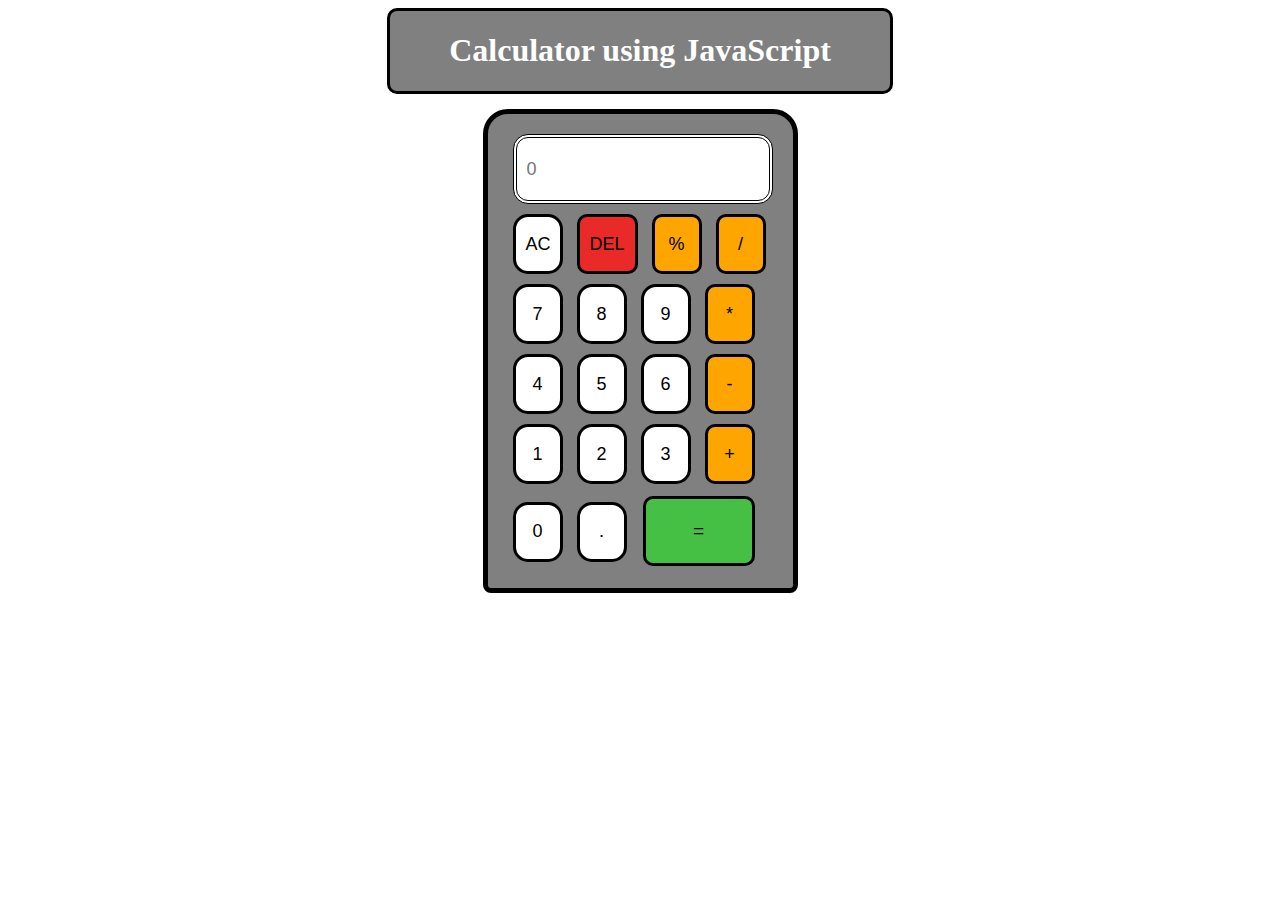
<file: Calc-1/index.html>
<html>
    <head>
        <title>calculator</title>
         <link rel="stylesheet" href="./styles.css">
    </head>
    <body>
        <div class="heading"><h1>Calculator using JavaScript</h1></div>
            <div class="formstyle">
                    <input type="text" placeholder="0" id="output-screen" disabled>
                    <button onclick="clearAll()">AC</button>
                    <button id="clear" onclick="del()">DEL</button>
                    <button id="mod" class="spcl_btn" onclick="display('%')">%</button>
                    <button id="div" class="spcl_btn" onclick="display('/')">/</button>
                    <button onclick="display('7')">7</button>
                    <button onclick="display('8')">8</button>
                    <button onclick="display('9')">9</button>
                    <button id="mul" class="spcl_btn" onclick="display('*')">*</button>
                    <button onclick="display('4')">4</button>
                    <button onclick="display('5')">5</button>
                    <button onclick="display('6')">6</button>
                    <button id="sub" class="spcl_btn" onclick="display('-')">-</button>
                    <button onclick="display('1')">1</button>
                    <button onclick="display('2')">2</button>
                    <button onclick="display('3')">3</button>
                    <button id="add" class="spcl_btn" onclick="display('+')">+</button>
                    <button onclick="display('0')">0</button>
                    <button onclick="display('.')">.</button>
                    <button id="equal_to" onclick="calculate('=')">=</button>
                
            </div>
            <script src="./calc.js" type="text/javascript"></script>       
    </body>
</html>
</file>
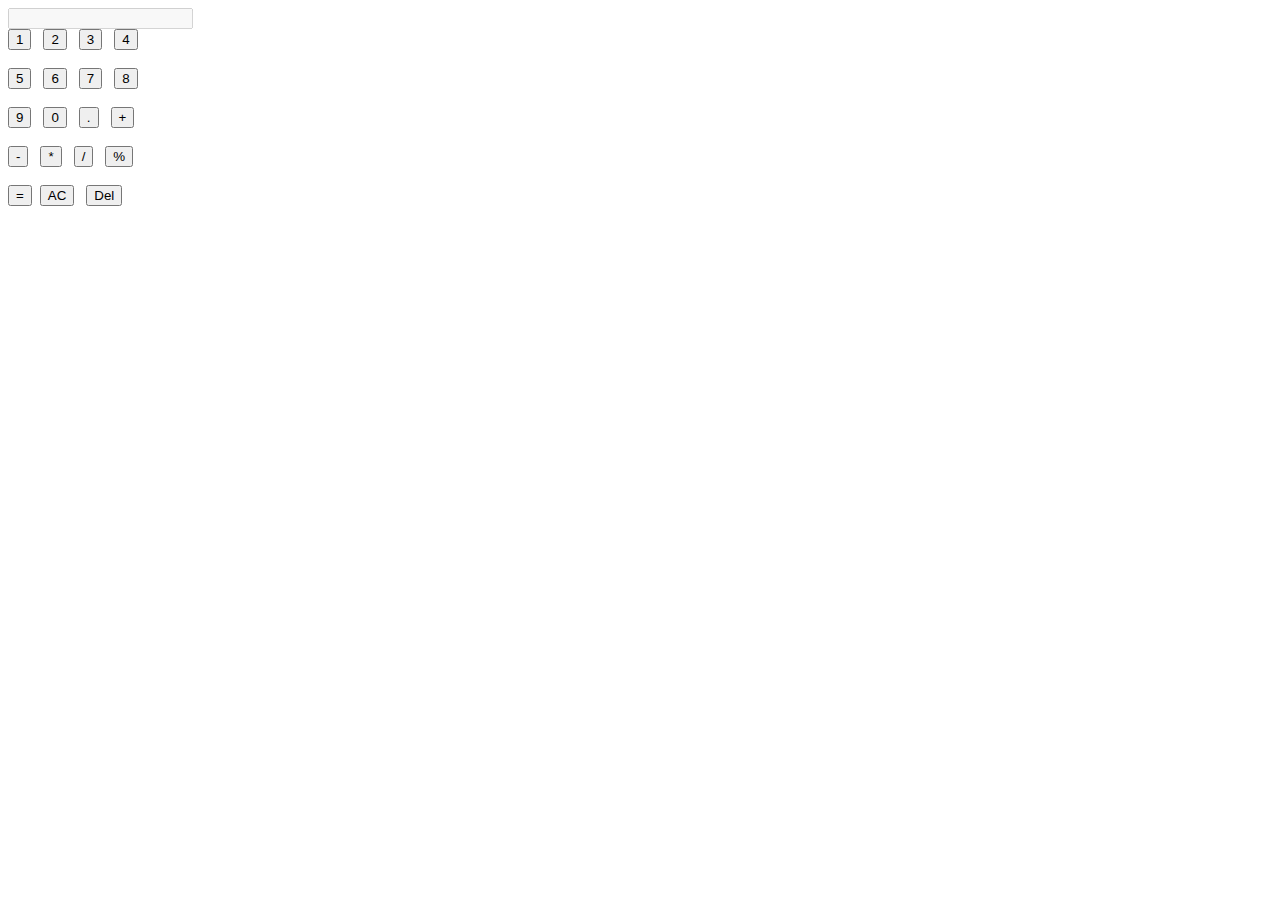
<file: Calc-3/index.html>
<!DOCTYPE html>
<html lang="en">

<head>
    <meta charset="UTF-8">
    <meta http-equiv="X-UA-Compatible" content="IE=edge">
    <meta name="viewport" content="width=device-width, initial-scale=1.0">
    <title>Calculator</title>
    <script src="./calc.js" type="text/javascript"></script>
    <link rel="stylesheet" href="https://cdn.jsdelivr.net/npm/bootstrap@4.6.2/dist/css/bootstrap.min.css"
        integrity="sha384-xOolHFLEh07PJGoPkLv1IbcEPTNtaed2xpHsD9ESMhqIYd0nLMwNLD69Npy4HI+N" crossorigin="anonymous">


</head>

<body>

    <div class="container mt-5">
        <div class="row">
            <div class="col-3 bg-success">
                <div class="card">
                    <div class="card-header bg-dark">
                        <input type="text" id="display" class="bg-light" disabled />
                    </div>
                    <div class="card-body bg-dark">
                        <input type="button" class="btn btn-primary" value="1" onclick="input('1')" />&nbsp;&nbsp;
                        <input type="button" class="btn btn-primary" value="2" onclick="input('2')" />&nbsp;&nbsp;
                        <input type="button" class="btn btn-primary" value="3" onclick="input('3')" />&nbsp;&nbsp;
                        <input type="button" class="btn btn-primary" value="4" onclick="input('4')" /><br><br>
                        <input type="button" class="btn btn-primary" value="5" onclick="input('5')" />&nbsp;&nbsp;
                        <input type="button" class="btn btn-primary" value="6" onclick="input('6')" />&nbsp;&nbsp;
                        <input type="button" class="btn btn-primary" value="7" onclick="input('7')" />&nbsp;&nbsp;
                        <input type="button" class="btn btn-primary" value="8" onclick="input('8')" /><br><br>
                        <input type="button" class="btn btn-primary" value="9" onclick="input('9')" />&nbsp;&nbsp;
                        <input type="button" class="btn btn-primary" value="0" onclick="input('0')" />&nbsp;&nbsp;
                        <input type="button" class="btn btn-primary" value="." onclick="input('.')" />&nbsp;&nbsp;
                        <input type="button" class="btn btn-primary" value="+" onclick="input('+')" /><br><br>
                        <input type="button" class="btn btn-primary" value="-" onclick="input('-')" />&nbsp;&nbsp;
                        <input type="button" class="btn btn-primary" value="*" onclick="input('*')" />&nbsp;&nbsp;
                        <input type="button" class="btn btn-primary" value="/" onclick="input('/')" />&nbsp;&nbsp;
                        <input type="button" class="btn btn-primary" value="%" onclick="input('%')" /><br><br>

                        <input type="button" class="btn btn-warning" value="=" onclick="solve()" />&nbsp;

                        <input type="button" class="btn btn-warning" value="AC" onclick="allClear()" />&nbsp;&nbsp;
                        <input type="button" class="btn btn-warning" value="Del" onclick="del()" />

                    </div>
                </div>
            </div>
        </div>
    </div>
</body>

</html>
</file>
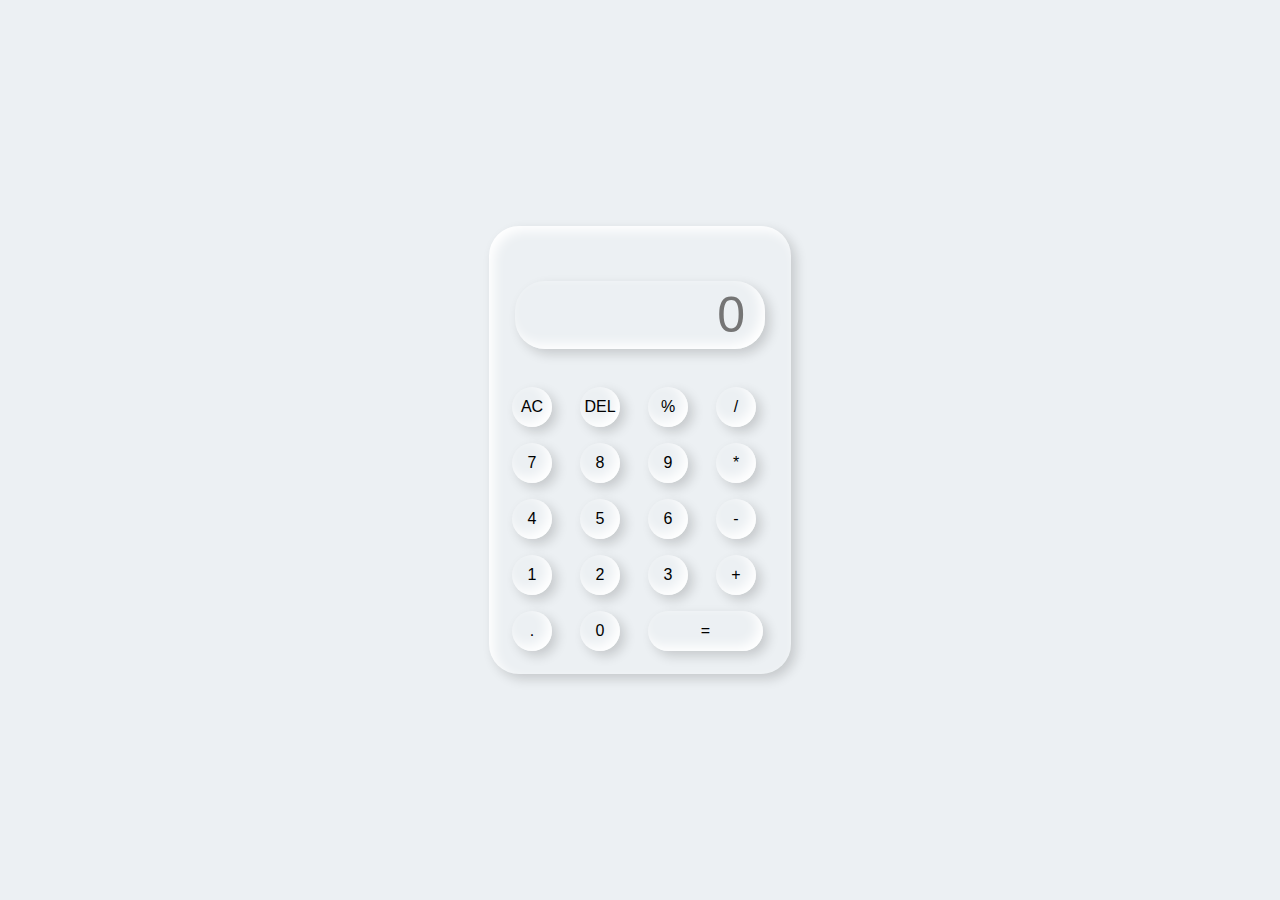
<file: Calc-2/index2.html>
<html>
    <head>
        <title>calculator</title>
         <link rel="stylesheet" href="./styles.css">
    </head>
    <body>
       
        <div class="container">
            <div class="calculator">
                <input type="text" placeholder="0" id="output-screen" disabled>
                <button onclick="Clear()">AC</button>
                <button onclick="del()">DEL</button>
                <button onclick="display('%')">%</button>
                <button onclick="display('/')">/</button>
                <button onclick="display('7')">7</button>
                <button onclick="display('8')">8</button>
                <button onclick="display('9')">9</button>
                <button onclick="display('*')">*</button>
                <button onclick="display('4')">4</button>
                <button onclick="display('5')">5</button>
                <button onclick="display('6')">6</button>
                <button onclick="display('-')">-</button>
                <button onclick="display('1')">1</button>
                <button onclick="display('2')">2</button>
                <button onclick="display('3')">3</button>
                <button onclick="display('+')">+</button>
                <button onclick="display('.')">.</button>
                <button onclick="display('0')">0</button>
                <button onclick="calculate('=')" class="equal">=</button>
               
            </div>

        </div>

        <script>
            let outputScreen = document.getElementById("output-screen");

            function display(num){
                outputScreen.value += num;  
            }

            function calculate(){
                try{
                    outputScreen.value = eval( outputScreen.value);
                }
                catch(err){
                    outputScreen.value = "Invalid"
                }
            }

            function Clear(){
                outputScreen.value = "";
            }

            function del(){
                outputScreen.value = outputScreen.value.slice(0,-1)
            }
        </script>
        
    </body>
</html>
</file>
<file: Calc-1/styles.css>
.heading{
    height: 80px;
    width: 500px;
    background-color: grey;
    color: white;
    text-align: center;
    border: 3px solid #000000;
    border-radius: 10px;
    text-align: center;
    margin: auto;
}

.formstyle{
    width: 265px;
    height: fit-content;
    margin: 15px auto;
    padding: 15px 20px;
    border: 5px solid black;
    border-radius: 8px;
    border-top-left-radius: 25px;
    border-top-right-radius: 25px;
    background-color: grey;
}

#output-screen{
    height: 70px;
    width: 260px;
    border: 4px double black;
    border-radius: 15px;
    background-color: white;
    color: #000000;
}

button{
    height: 60px;
    width: 50px;
    background-color: white;
    color: black;
    border: 3px solid black;
    border-radius: 15px;
    margin: 5px;
    padding: 10px ;
    font-size: large;
}


input{
    height: 60px;
    width: 50px;
    background-color: white;
    color: black;
    border: 3px solid black;
    border-radius: 5px;
    margin: 5px;
    padding: 10px ;
    font-size: large;
}

.spcl_btn{
    height: 60px;
    width: 50px;
    background-color:orange;
    color: black;
    border: 3px solid black;
    border-radius: 10px;
    margin: 5px;
    padding: 10px ;
    font-size: large;
}

#equal_to{
    width: 7pc;
    background-color: rgb(69, 192, 69);
    color: black;
    border: 3px solid black;
    border-radius: 10px;
    margin:7px ;
    padding: 5px;
    height:70px;
    font-size: larger;
}

#clear{
    background-color: rgb(234, 41, 41);
    color: black;
    border: 3px solid black;
    border-radius: 10px;
    width: fit-content;
}
</file>
<file: Calc-2/styles.css>
*{
    margin: 0;
    padding: 0;
    box-sizing: border-box;
    background-color:#ecf0f3;
    font-family: sans-serif;
    outline: none;
} 


.container{
    height: 100vh;
    display: flex;
    justify-content: center;
    align-items: center;
} 


.calculator{
    background-color:#ecf0f3;
    padding: 15px;
    border-radius: 30px;
    box-shadow: inset 5px 5px 12px #ffffff,            /* inside of box  5px= horizontal, vertical  12px=blur with white color  */
                      5px 5px 12px rgba(0,0,0,.16);    /* outside of the box    */
    display: grid; 
    grid-template-columns: repeat(4,68px);
}


input{
    grid-column: span 4;
    height: 68px;
    width: 250px;
    background-color: #ecf0f3;
    box-shadow: inset -5px -5px 12px #ffffff,
                       5px 5px 12px rgba(0,0,0,.16);
    border: none;
    border-radius:30px;
    color:rgb(70, 70, 70);
    font-size: 50px;
    text-align: end;
    margin: auto;
    margin-top: 40px;
    margin-bottom: 30px;
    padding: 20px;

}


button{
    height: 40px;
    width: 40px;
    background-color: #ecf0f3;
    box-shadow: inset -5px -5px 12px #ffffff,
                       5px 5px 12px rgba(0,0,0,.16);
    border: none;
    border-radius: 50%;
    margin: 8px;
    font-size: 16px;
}


.equal{
    width: 115px;
    border-radius: 40px;
    background-color: #ecf0f3;
    box-shadow: inset -5px -5px 12px #ffffff,
                       5px 5px 12px rgba(0,0,0,.16);

}
</file>
